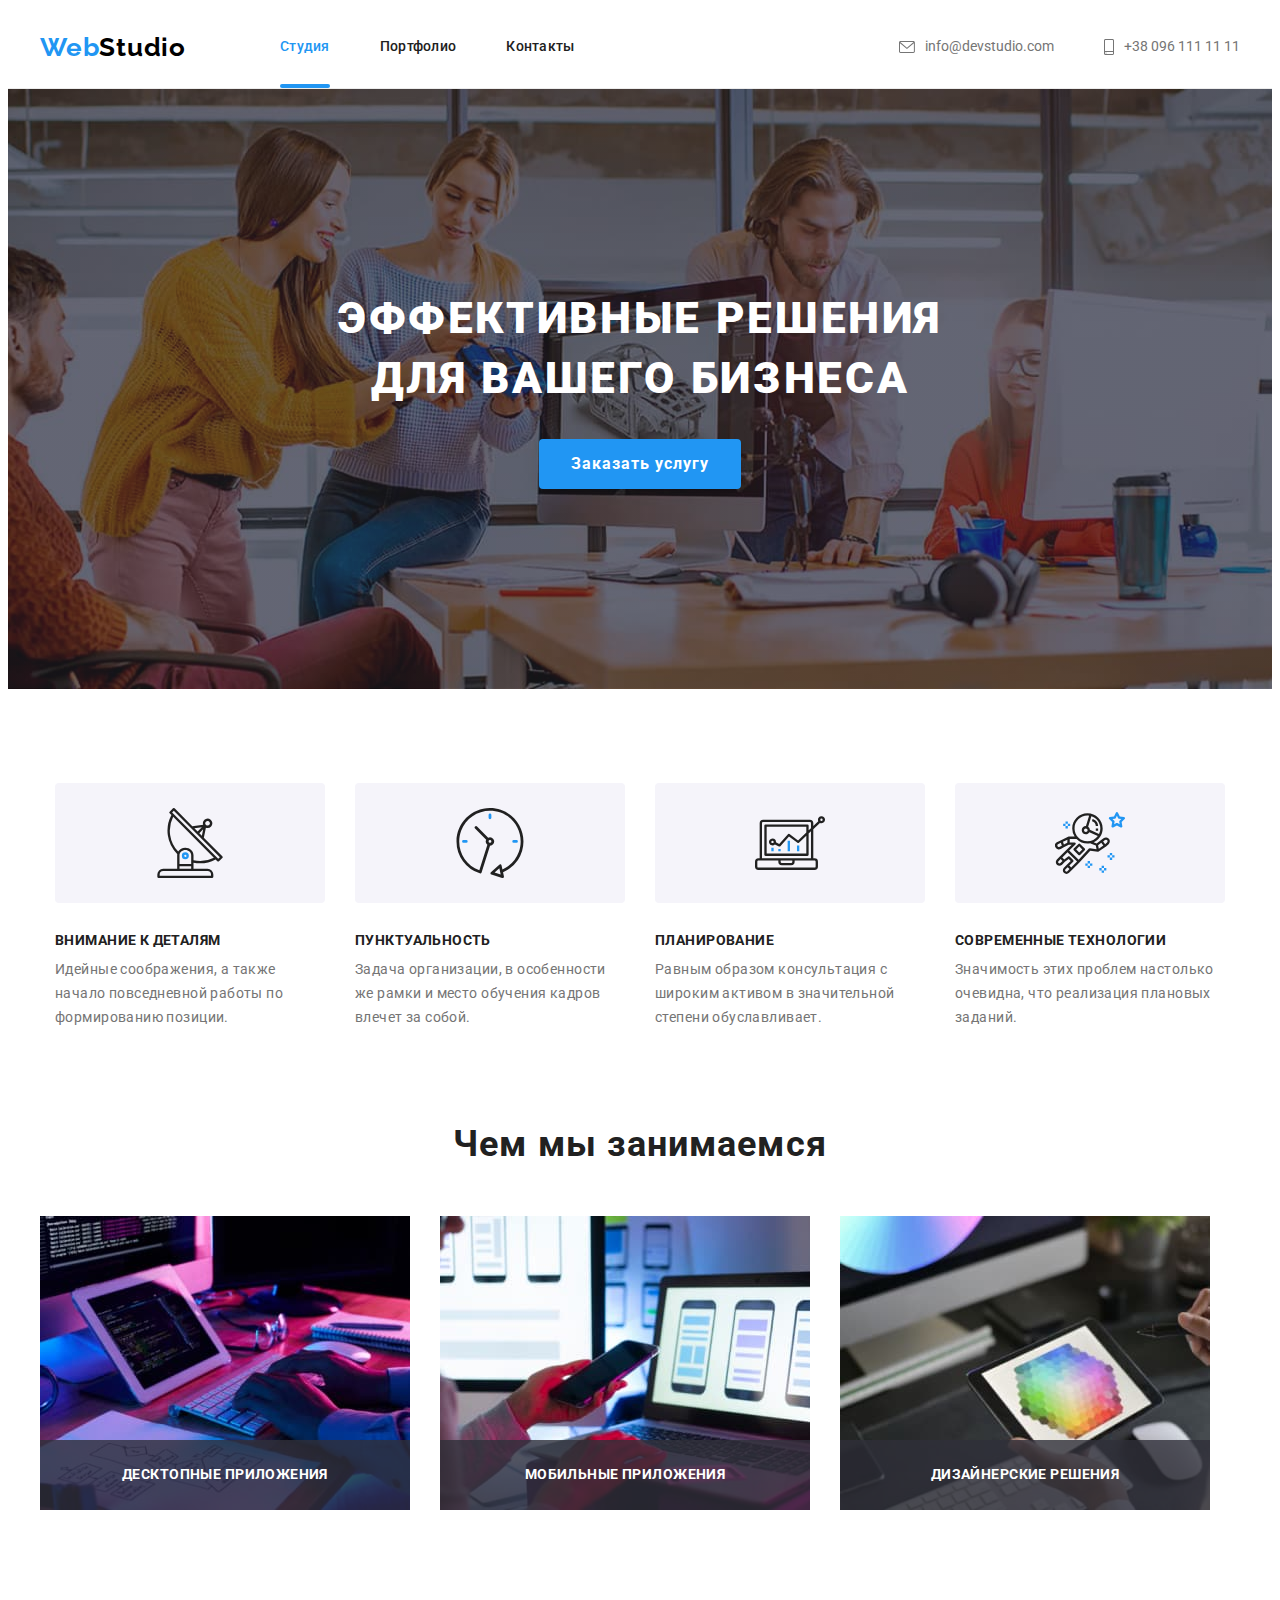
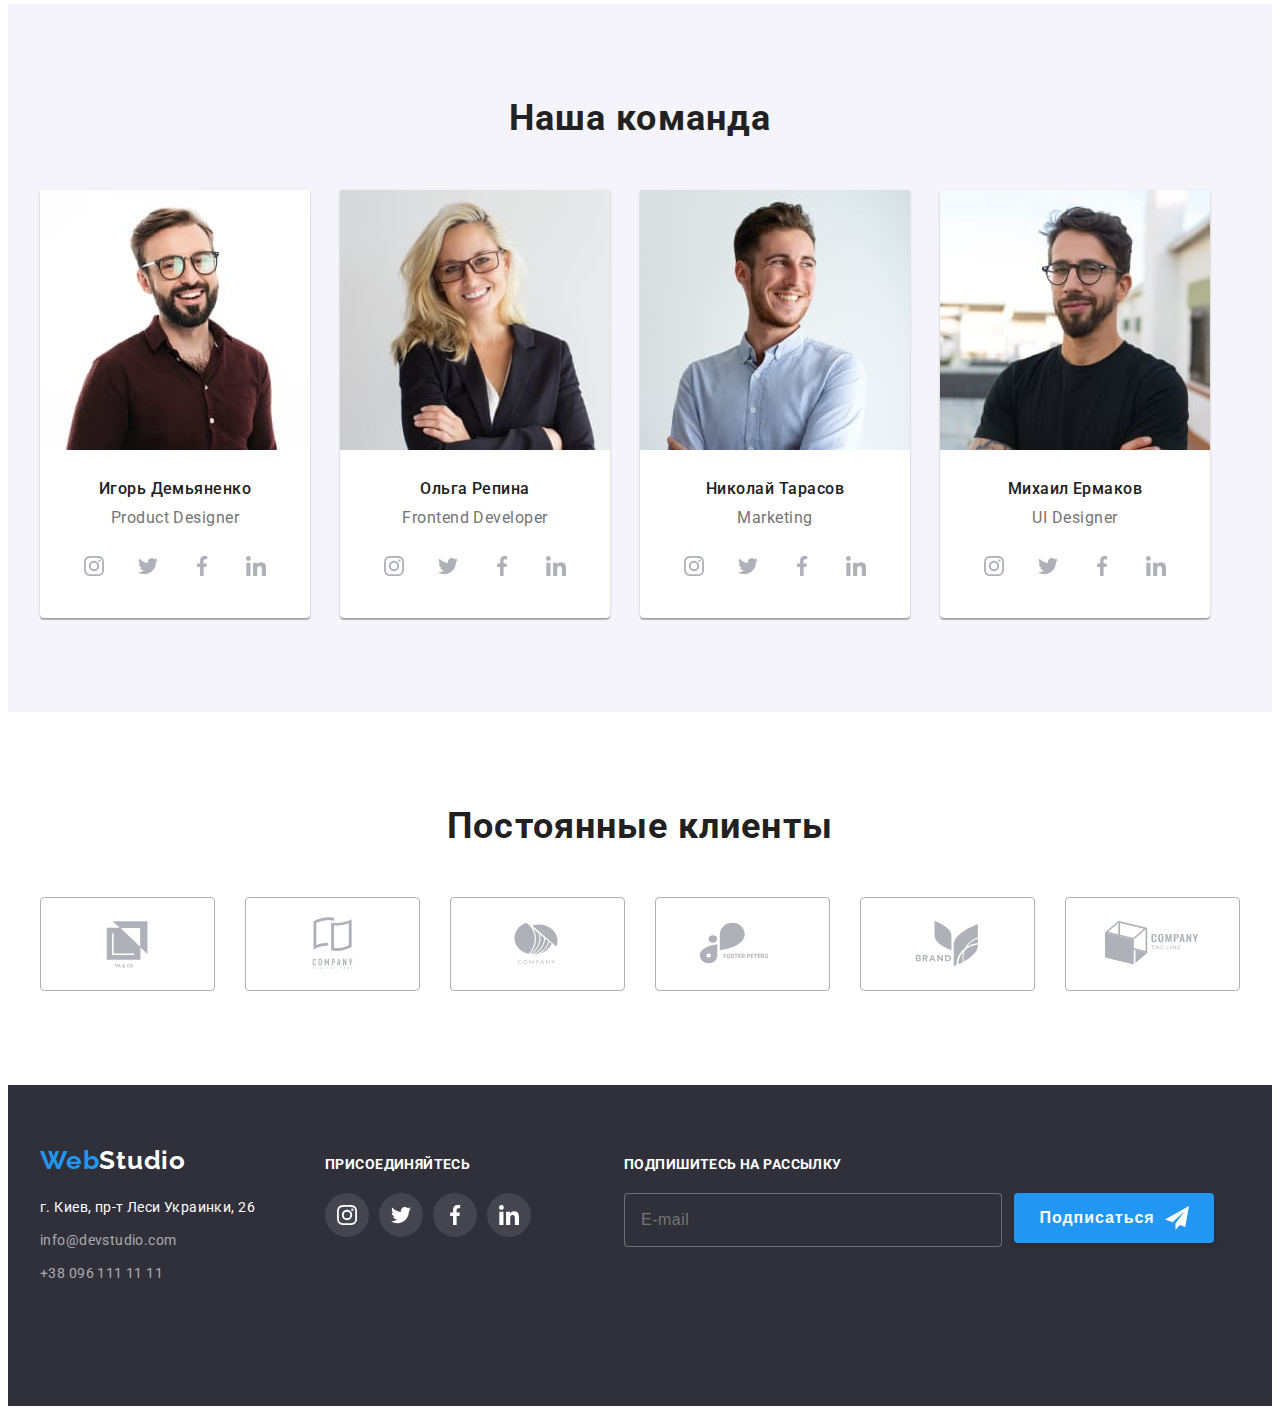
<file: index.html>
<!DOCTYPE html>
<html lang="ru">
  <head>
    <meta charset="UTF-8" />
    <meta http-equiv="X-UA-Compatible" content="IE=edge" />
    <meta name="viewport" content="width=device-width, initial-scale=1.0" />
    <title>Студия</title>
    <link rel="preconnect" href="https://fonts.googleapis.com" />
    <link rel="preconnect" href="https://fonts.gstatic.com" crossorigin />
    <link
      href="https://fonts.googleapis.com/css2?family=Raleway:wght@700&family=Roboto:wght@400;500;700;900&display=swap"
      rel="stylesheet"
    />
    <link
      rel="stylesheet"
      href="https://cdnjs.cloudflare.com/ajax/libs/modern-normalize/1.1.0/modern-normalize.min.css"
      integrity="sha512-wpPYUAdjBVSE4KJnH1VR1HeZfpl1ub8YT/NKx4PuQ5NmX2tKuGu6U/JRp5y+Y8XG2tV+wKQpNHVUX03MfMFn9Q=="
      crossorigin="anonymous"
      referrerpolicy="no-referrer"
    />
    <link rel="stylesheet" href="./css/main.min.css" />
  </head>
  <body>
    <header class="header">
      <div class="container header-container">
        <nav class="header-nav">
          <a href="" lang="en" class="logo">Web<span class="header-nav__logo-dark">Studio</span></a>
          <ul class="header-nav__list">
            <li class="header-nav__item">
              <a href="" class="header-nav__link current">Студия</a>
            </li>
            <li class="header-nav__item">
              <a href="./portfolio.html" class="header-nav__link">Портфолио</a>
            </li>
            <li class="header-nav__item">
              <a href="" class="header-nav__link">Контакты</a>
            </li>
          </ul>
        </nav>
        <ul class="header-contacts">
          <li class="nav-contacts">
            <a href="mailto:info@devstudio.com" lang="en" class="nav-contacts__link-contacts">
              <svg class="nav-contacts__sprite-mail">
                <use href="images/symbol-defs.svg#icon-envelope"></use>
              </svg>
              info@devstudio.com</a
            >
          </li>
          <li class="nav-contacts">
            <a href="tel:+380961111111" class="nav-contacts__link-contacts">
              <svg class="nav-contacts__sprite-tel">
                <use href="images/symbol-defs.svg#icon-smartphone"></use>
              </svg>
              +38 096 111 11 11</a
            >
          </li>
        </ul>
        <button type="button" class="menu__open-btn">
          <svg class="menu-icon" width="24" height="24">
            <use href="images/symbol-defs.svg#icon-menu_24px"></use>
          </svg>
        </button>
        <div class="mob-menu is-hidden">
          <button type="button" class="menu__close-btn">
            <svg class="menu-icon" width="18.7" height="18.7">
              <use href="images/symbol-defs.svg#icon-close-black-18dp-2-1"></use>
            </svg>
          </button>
          <ul class="mob-menu-nav__list">
            <li class="mob-menu-nav__item">
              <a href="" class="mob-menu-nav__link current">Студия</a>
            </li>
            <li class="mob-menu-nav__item">
              <a href="./portfolio.html" class="mob-menu-nav__link">Портфолио</a>
            </li>
            <li class="mob-menu-nav__item">
              <a href="" class="mob-menu-nav__link">Контакты</a>
            </li>
          </ul>
          <div class="mob-menu-contacts">
            <ul class="mob-menu-contacts__list">
              <li class="mob-menu-contacts__item">
                <a href="tel:+380961111111" class="mob-menu-contacts__link-tel"
                  >+38 096 111 11 11</a
                >
              </li>
              <li class="mob-menu-contacts__item">
                <a href="mailto:info@devstudio.com" lang="en" class="mob-menu-contacts__link-mail"
                  >info@devstudio.com</a
                >
              </li>
            </ul>
            <ul class="mob-soc-list__list">
              <li class="mob-soc-list__item">
                <a href="" class="mob-soc-list__link">Instagram</a>
              </li>
              <li class="mob-soc-list__item">
                <a href="" class="mob-soc-list__link">Twitter</a>
              </li>
              <li class="mob-soc-list__item">
                <a href="" class="mob-soc-list__link">Facebook</a>
              </li>
              <li class="mob-soc-list__item">
                <a href="" class="mob-soc-list__link">LinkedIn</a>
              </li>
            </ul>
          </div>
        </div>
      </div>
    </header>
    <main>
      <section class="hero">
        <div class="container">
          <h1 class="hero-title">
            Эффективные решения <br />
            для вашего бизнеса
          </h1>
          <button type="button" class="hero-button" data-modal-open>Заказать услугу</button>
        </div>
      </section>
      <section class="features section">
        <div class="container">
          <h2 class="visually-hidden">Особенности</h2>
          <ul class="features-list">
            <li class="features-list__item">
              <div class="features-list__bg">
                <svg class="features-list__sprite">
                  <use href="images/symbol-defs.svg#icon-antenna-1"></use>
                </svg>
              </div>
              <h3 class="features-list__title">Внимание к деталям</h3>
              <p class="features-list__after-title after-title">
                Идейные соображения, а также начало повседневной работы по формированию позиции.
              </p>
            </li>
            <li class="features-list__item">
              <div class="features-list__bg">
                <svg class="features-list__sprite">
                  <use href="images/symbol-defs.svg#icon-clock-1"></use>
                </svg>
              </div>
              <h3 class="features-list__title">Пунктуальность</h3>
              <p class="features-list__after-title after-title">
                Задача организации, в особенности же рамки и место обучения кадров влечет за собой.
              </p>
            </li>
            <li class="features-list__item">
              <div class="features-list__bg">
                <svg class="features-list__sprite">
                  <use href="images/symbol-defs.svg#icon-diagram-1"></use>
                </svg>
              </div>
              <h3 class="features-list__title">Планирование</h3>
              <p class="features-list__after-title after-title">
                Равным образом консультация с широким активом в значительной степени обуславливает.
              </p>
            </li>
            <li class="features-list__item">
              <div class="features-list__bg">
                <svg class="features-list__sprite">
                  <use href="images/symbol-defs.svg#icon-astronaut-1"></use>
                </svg>
              </div>
              <h3 class="features-list__title">Современные технологии</h3>
              <p class="features-list__after-title after-title">
                Значимость этих проблем настолько очевидна, что реализация плановых заданий.
              </p>
            </li>
          </ul>
        </div>
      </section>
      <section class="business">
        <div class="container">
          <h2 class="business__title section-title">Чем мы занимаемся</h2>
          <ul class="business-list">
            <li class="business-list__item">
              <picture>
                <source
                  srcset="./images/what_we_do_img1_1x.jpg 1x, ./images/what_we_do_img1_2x.jpg 2x"
                  media="(min-width: 1200px)"
                />
                <img src="./images/what_we_do_img1.jpg" alt="man typing text" />
              </picture>
              <p class="business-list__item-text">Десктопные приложения</p>
            </li>
            <li class="business-list__item">
              <picture>
                <source
                  srcset="./images/what_we_do_img2_1x.jpg 1x, ./images/what_we_do_img2_2x.jpg 2x"
                  media="(min-width: 1200px)"
                />
                <img src="./images/what_we_do_img2.jpg" alt="man looking at the phone" />
              </picture>
              <p class="business-list__item-text">Мобильные приложения</p>
            </li>
            <li class="business-list__item">
              <picture>
                <source
                  srcset="./images/what_we_do_img3_1x.jpg 1x, ./images/what_we_do_img3_2x.jpg 2x"
                  media="(min-width: 1200px)"
                />
                <img src="./images/what_we_do_img3.jpg" alt="man with ipad" />
              </picture>
              <p class="business-list__item-text">Дизайнерские решения</p>
            </li>
          </ul>
        </div>
      </section>
      <section class="team-section section">
        <div class="container">
          <h2 class="team-title section-title">Наша команда</h2>
          <ul class="team-list">
            <li class="team-list__item">
              <picture>
                <source
                  srcset="./images/product_man_desk_1x.jpg 1x, ./images/product_man_desk_2x.jpg 2x"
                  media="(min-width: 1200px)"
                />
                <source
                  srcset="./images/product_man_tab_1x.jpg 1x, ./images/product_man_tab_2x.jpg 2x"
                  media="(min-width: 768px)"
                />
                <source
                  srcset="./images/product_man_mob_1x.jpg 1x, ./images/product_man_mob_2x.jpg 2x"
                  media="(min-width: 320px)"
                />
                <img
                  class="team-list__img"
                  src="./images/product_desiner1.jpg"
                  alt="product_desiner"
                />
              </picture>
              <div class="team-list__afterfoto">
                <h3 class="team-list__subtitle subtitle">Игорь Демьяненко</h3>
                <p lang="en" class="team-list__position">Product Designer</p>
                <ul class="social">
                  <li class="social__item">
                    <a
                      href="https://instagram.com"
                      class="social__link"
                      aria-label="иконка Инстаграм"
                    >
                      <svg class="social__link-icon" width="20" height="20">
                        <use href="./images/symbol-defs.svg#icon-instagram-2"></use>
                      </svg>
                    </a>
                  </li>
                  <li class="social__item">
                    <a href="https://twitter.com" class="social__link" aria-label="иконка Твиттер">
                      <svg class="social__link-icon" width="20" height="20">
                        <use href="./images/symbol-defs.svg#icon-twitter-1"></use>
                      </svg>
                    </a>
                  </li>
                  <li class="social__item">
                    <a href="https://facebook.com" class="social__link" aria-label="иконка Фейсбук">
                      <svg class="social__link-icon" width="20" height="20">
                        <use href="./images/symbol-defs.svg#icon-facebook-1"></use>
                      </svg>
                    </a>
                  </li>
                  <li class="social__item">
                    <a
                      href="https://linkedin.com"
                      class="social__link"
                      aria-label="иконка Линкедин"
                    >
                      <svg class="social__link-icon" width="20" height="20">
                        <use href="./images/symbol-defs.svg#icon-linkedin-1"></use>
                      </svg>
                    </a>
                  </li>
                </ul>
              </div>
            </li>
            <li class="team-list__item">
              <picture>
                <source
                  srcset="./images/front_dev_desk_1x.jpg 1x, ./images/front_dev_desk_2x.jpg 2x"
                  media="(min-width: 1200px)"
                />
                <source
                  srcset="./images/front_dev_tab_1x.jpg 1x, ./images/front_dev_tab_2x.jpg 2x"
                  media="(min-width: 768px)"
                />
                <source
                  srcset="./images/front_dev_mob_1x.jpg 1x, ./images/front_dev_mob_2x.jpg 2x"
                  media="(min-width: 320px)"
                />
                <img
                  class="team-list__img"
                  src="./images/frontend_desiner2.jpg"
                  alt="frontend_desiner"
                />
              </picture>
              <div class="team-list__afterfoto">
                <h3 class="team-list__subtitle subtitle">Ольга Репина</h3>
                <p lang="en" class="team-list__position">Frontend Developer</p>
                <ul class="social">
                  <li class="social__item">
                    <a
                      href="https://instagram.com"
                      class="social__link"
                      aria-label="иконка Инстаграм"
                    >
                      <svg class="social__link-icon" width="20" height="20">
                        <use href="./images/symbol-defs.svg#icon-instagram-2"></use>
                      </svg>
                    </a>
                  </li>
                  <li class="social__item">
                    <a href="https://twitter.com" class="social__link" aria-label="иконка Твиттер">
                      <svg class="social__link-icon" width="20" height="20">
                        <use href="./images/symbol-defs.svg#icon-twitter-1"></use>
                      </svg>
                    </a>
                  </li>
                  <li class="social__item">
                    <a href="https://facebook.com" class="social__link" aria-label="иконка Фейсбук">
                      <svg class="social__link-icon" width="20" height="20">
                        <use href="./images/symbol-defs.svg#icon-facebook-1"></use>
                      </svg>
                    </a>
                  </li>
                  <li class="social__item">
                    <a
                      href="https://linkedin.com"
                      class="social__link"
                      aria-label="иконка Линкедин"
                    >
                      <svg class="social__link-icon" width="20" height="20">
                        <use href="./images/symbol-defs.svg#icon-linkedin-1"></use>
                      </svg>
                    </a>
                  </li>
                </ul>
              </div>
            </li>
            <li class="team-list__item">
              <picture>
                <source
                  srcset="./images/marketing_desk_1x.jpg 1x, ./images/marketing_desk_2x.jpg 2x"
                  media="(min-width: 1200px)"
                />
                <source
                  srcset="./images/marketing_tab_1x.jpg 1x, ./images/marketing_tab_2x.jpg 2x"
                  media="(min-width: 768px)"
                />
                <source
                  srcset="./images/marketing_mob_1x.jpg 1x, ./images/marketing_mob_2x.jpg 2x"
                  media="(min-width: 320px)"
                />
                <img class="team-list__img" src="./images/marketing3.jpg" alt="marketing" />
              </picture>
              <div class="team-list__afterfoto">
                <h3 class="team-list__subtitle subtitle">Николай Тарасов</h3>
                <p lang="en" class="team-list__position">Marketing</p>
                <ul class="social">
                  <li class="social__item">
                    <a
                      href="https://instagram.com"
                      class="social__link"
                      aria-label="иконка Инстаграм"
                    >
                      <svg class="social__link-icon" width="20" height="20">
                        <use href="./images/symbol-defs.svg#icon-instagram-2"></use>
                      </svg>
                    </a>
                  </li>
                  <li class="social__item">
                    <a href="https://twitter.com" class="social__link" aria-label="иконка Твиттер">
                      <svg class="social__link-icon" width="20" height="20">
                        <use href="./images/symbol-defs.svg#icon-twitter-1"></use>
                      </svg>
                    </a>
                  </li>
                  <li class="social__item">
                    <a href="https://facebook.com" class="social__link" aria-label="иконка Фейсбук">
                      <svg class="social__link-icon" width="20" height="20">
                        <use href="./images/symbol-defs.svg#icon-facebook-1"></use>
                      </svg>
                    </a>
                  </li>
                  <li class="social__item">
                    <a
                      href="https://linkedin.com"
                      class="social__link"
                      aria-label="иконка Линкедин"
                    >
                      <svg class="social__link-icon" width="20" height="20">
                        <use href="./images/symbol-defs.svg#icon-linkedin-1"></use>
                      </svg>
                    </a>
                  </li>
                </ul>
              </div>
            </li>
            <li class="team-list__item">
              <picture>
                <source
                  srcset="./images/ui_desk_1x.jpg 1x, ./images/ui_desk_2x.jpg 2x"
                  media="(min-width: 1200px)"
                />
                <source
                  srcset="./images/ui_tab_1x.jpg 1x, ./images/ui_tab_2x.jpg 2x"
                  media="(min-width: 768px)"
                />
                <source
                  srcset="./images/ui_mob_1x.jpg 1x, ./images/ui_mob_2x.jpg 2x"
                  media="(min-width: 320px)"
                />
                <img class="team-list__img" src="./images/ui_designer4.jpg" alt="ui_designer" />
              </picture>
              <div class="team-list__afterfoto">
                <h3 class="team-list__subtitle subtitle">Михаил Ермаков</h3>
                <p lang="en" class="team-list__position">UI Designer</p>
                <ul class="social">
                  <li class="social__item">
                    <a
                      href="https://instagram.com"
                      class="social__link"
                      aria-label="иконка Инстаграм"
                    >
                      <svg class="social__link-icon" width="20" height="20">
                        <use href="./images/symbol-defs.svg#icon-instagram-2"></use>
                      </svg>
                    </a>
                  </li>
                  <li class="social__item">
                    <a href="https://twitter.com" class="social__link" aria-label="иконка Твиттер">
                      <svg class="social__link-icon" width="20" height="20">
                        <use href="./images/symbol-defs.svg#icon-twitter-1"></use>
                      </svg>
                    </a>
                  </li>
                  <li class="social__item">
                    <a href="https://facebook.com" class="social__link" aria-label="иконка Фейсбук">
                      <svg class="social__link-icon" width="20" height="20">
                        <use href="./images/symbol-defs.svg#icon-facebook-1"></use>
                      </svg>
                    </a>
                  </li>
                  <li class="social__item">
                    <a
                      href="https://linkedin.com"
                      class="social__link"
                      aria-label="иконка Линкедин"
                    >
                      <svg class="social__link-icon" width="20" height="20">
                        <use href="./images/symbol-defs.svg#icon-linkedin-1"></use>
                      </svg>
                    </a>
                  </li>
                </ul>
              </div>
            </li>
          </ul>
        </div>
      </section>
      <section class="partners-section">
        <div class="container employment-partners">
          <h2 class="partners__title section-title">Постоянные клиенты</h2>
          <ul class="partners-list">
            <li class="partners-list__image">
              <a href="" class="partners-list__link">
                <svg class="partners-list__logo" width="106" height="60">
                  <use href="./images/symbol-defs.svg#icon-Logo"></use>
                </svg>
              </a>
            </li>
            <li class="partners-list__image">
              <a href="" class="partners-list__link">
                <svg class="partners-list__logo" width="106" height="60">
                  <use href="./images/symbol-defs.svg#icon-Logo-1"></use>
                </svg>
              </a>
            </li>
            <li class="partners-list__image">
              <a href="" class="partners-list__link">
                <svg class="partners-list__logo" width="106" height="60">
                  <use href="./images/symbol-defs.svg#icon-Logo-2"></use>
                </svg>
              </a>
            </li>
            <li class="partners-list__image">
              <a href="" class="partners-list__link">
                <svg class="partners-list__logo" width="106" height="60">
                  <use href="./images/symbol-defs.svg#icon-Logo-3"></use>
                </svg>
              </a>
            </li>
            <li class="partners-list__image">
              <a href="" class="partners-list__link">
                <svg class="partners-list__logo" width="106" height="60">
                  <use href="./images/symbol-defs.svg#icon-Logo-4"></use>
                </svg>
              </a>
            </li>
            <li class="partners-list__image">
              <a href="" class="partners-list__link">
                <svg class="partners-list__logo" width="106" height="60">
                  <use href="./images/symbol-defs.svg#icon-Logo-5"></use>
                </svg>
              </a>
            </li>
          </ul>
        </div>
      </section>
    </main>
    <footer class="footer">
      <div class="container footer-container">
        <div class="footer-address">
          <a href="" lang="en" class="footer-logo logo"
            >Web<span class="footer-logo__logo-white">Studio</span></a
          >
          <address class="address">
            <ul class="address-list">
              <li class="address-list__item">
                <a
                  href="https://goo.gl/maps/FSaTrgTVxkoQMMDFA"
                  target="_blank"
                  rel="noopener noreferrer nofollow"
                  class="address-list__direct-address"
                  >г. Киев, пр-т Леси Украинки, 26</a
                >
              </li>
              <li class="address-list__item">
                <a href="mailto:info@devstudio.com" lang="en" class="address-list__link-contacts"
                  >info@devstudio.com</a
                >
              </li>
              <li class="address-list__item">
                <a href="tel:+380961111111" class="address-list__link-contacts"
                  >+38 096 111 11 11</a
                >
              </li>
            </ul>
          </address>
        </div>
        <div class="footer-media-block">
          <h2 class="join section-title">присоединяйтесь</h2>
          <ul class="footer-social">
            <li class="footer-social__item">
              <a
                href="https://instagram.com"
                class="footer-social__link"
                aria-label="иконка Инстаграм"
              >
                <svg class="footer-social__link-icon" width="20" height="20">
                  <use href="./images/symbol-defs.svg#icon-instagram-white"></use>
                </svg>
              </a>
            </li>
            <li class="footer-social__item">
              <a href="https://twitter.com" class="footer-social__link" aria-label="иконка Твиттер">
                <svg class="footer-social__link-icon" width="20" height="20">
                  <use href="./images/symbol-defs.svg#icon-twitter-white"></use>
                </svg>
              </a>
            </li>
            <li class="footer-social__item">
              <a
                href="https://facebook.com"
                class="footer-social__link"
                aria-label="иконка Фейсбук"
              >
                <svg class="footer-social__link-icon" width="20" height="20">
                  <use href="./images/symbol-defs.svg#icon-facebook-white"></use>
                </svg>
              </a>
            </li>
            <li class="footer-social__item">
              <a
                href="https://linkedin.com"
                class="footer-social__link"
                aria-label="иконка Линкедин"
              >
                <svg class="footer-social__link-icon" width="20" height="20">
                  <use href="./images/symbol-defs.svg#icon-linkedin-white"></use>
                </svg>
              </a>
            </li>
          </ul>
        </div>
        <div class="footer-form">
          <h2 class="footer-form__title">Подпишитесь на рассылку</h2>
          <form class="footer-form-field">
            <label for="footer-mail"></label>
            <input
              type="email"
              name="user-mail"
              class="input-mail"
              placeholder="E-mail"
              required
              id="footer-mail"
            />
            <button type="submit" class="footer-submit-btn">
              Подписаться
              <svg class="send-icon" width="24" height="24">
                <use href="./images/symbol-defs.svg#icon-icon-send"></use>
              </svg>
            </button>
          </form>
        </div>
      </div>
    </footer>
    <div class="backdrop is-hidden" data-modal>
      <div class="modal">
        <button type="button" class="modal__close-btn" data-modal-close>
          <svg class="modal__close-icon" width="18" height="18">
            <use href="images/symbol-defs.svg#icon-close-black-18dp-2-1"></use>
          </svg>
        </button>
        <p class="modal__title">Оставьте свои данные, мы вам перезвоним</p>
        <form class="modal-form">
          <div class="form-field">
            <label for="user-name" class="form-field__label">Имя</label>
            <span class="form-field__input-wrap">
              <input
                type="text"
                class="form-field__input"
                name="user-name"
                required
                placeholder=" "
                id="user-name"
              />
              <svg class="form-field__icon" width="18" height="18">
                <use href="./images/symbol-defs.svg#icon-person-black-18dp-1"></use>
              </svg>
            </span>
          </div>
          <div class="form-field">
            <label for="user-tel" class="form-field__label">Телефон</label>
            <span class="form-field__input-wrap">
              <input
                type="tel"
                class="form-field__input"
                name="user-tel"
                required
                placeholder=" "
                id="user-tel"
              />
              <svg class="form-field__icon" width="18" height="18">
                <use href="./images/symbol-defs.svg#icon-phone-black-18dp-1"></use>
              </svg>
            </span>
          </div>
          <div class="form-field">
            <label for="user-mail" class="form-field__label">Почта</label>
            <span class="form-field__input-wrap">
              <input
                type="email"
                class="form-field__input"
                name="user-mail"
                required
                placeholder=" "
                id="user-mail"
              />
              <svg class="form-field__icon" width="18" height="18">
                <use href="./images/symbol-defs.svg#icon-email-black-18dp-1"></use>
              </svg>
            </span>
          </div>
          <div class="form-field-text">
            <label for="user-text" class="form-field__label">Комментарий</label>
            <span class="form-field__input-wrap">
              <textarea
                class="form-field__text"
                name="user-text"
                required
                placeholder="Введите текст"
                id="user-text"
              ></textarea>
            </span>
          </div>
          <div class="form-field-check">
            <input
              type="checkbox"
              class="modal-check visually-hidden"
              id="modal-check"
              name="modal-check"
            />
            <label for="modal-check" class="modal-check-text">
              <span>
                <svg class="modal-check-text__icon" width="16" height="15">
                  <use href="./images/symbol-defs.svg#icon-Vector"></use>
                </svg>
              </span>
              Соглашаюсь с рассылкой и принимаю
              <a href="" class="modal-check-text__policy">Условия договора</a></label
            >
          </div>
          <button type="submit" class="send-btn">Отправить</button>
        </form>
      </div>
    </div>
    <script>
      (() => {
        const refs = {
          openModalBtn: document.querySelector('[data-modal-open]'),
          closeModalBtn: document.querySelector('[data-modal-close]'),
          modal: document.querySelector('[data-modal]'),
        };

        refs.openModalBtn.addEventListener('click', toggleModal);
        refs.closeModalBtn.addEventListener('click', toggleModal);

        function toggleModal() {
          refs.modal.classList.toggle('is-hidden');
        }
      })();
    </script>
    <script src="./js/menu.js"></script>
  </body>
</html>
</file>
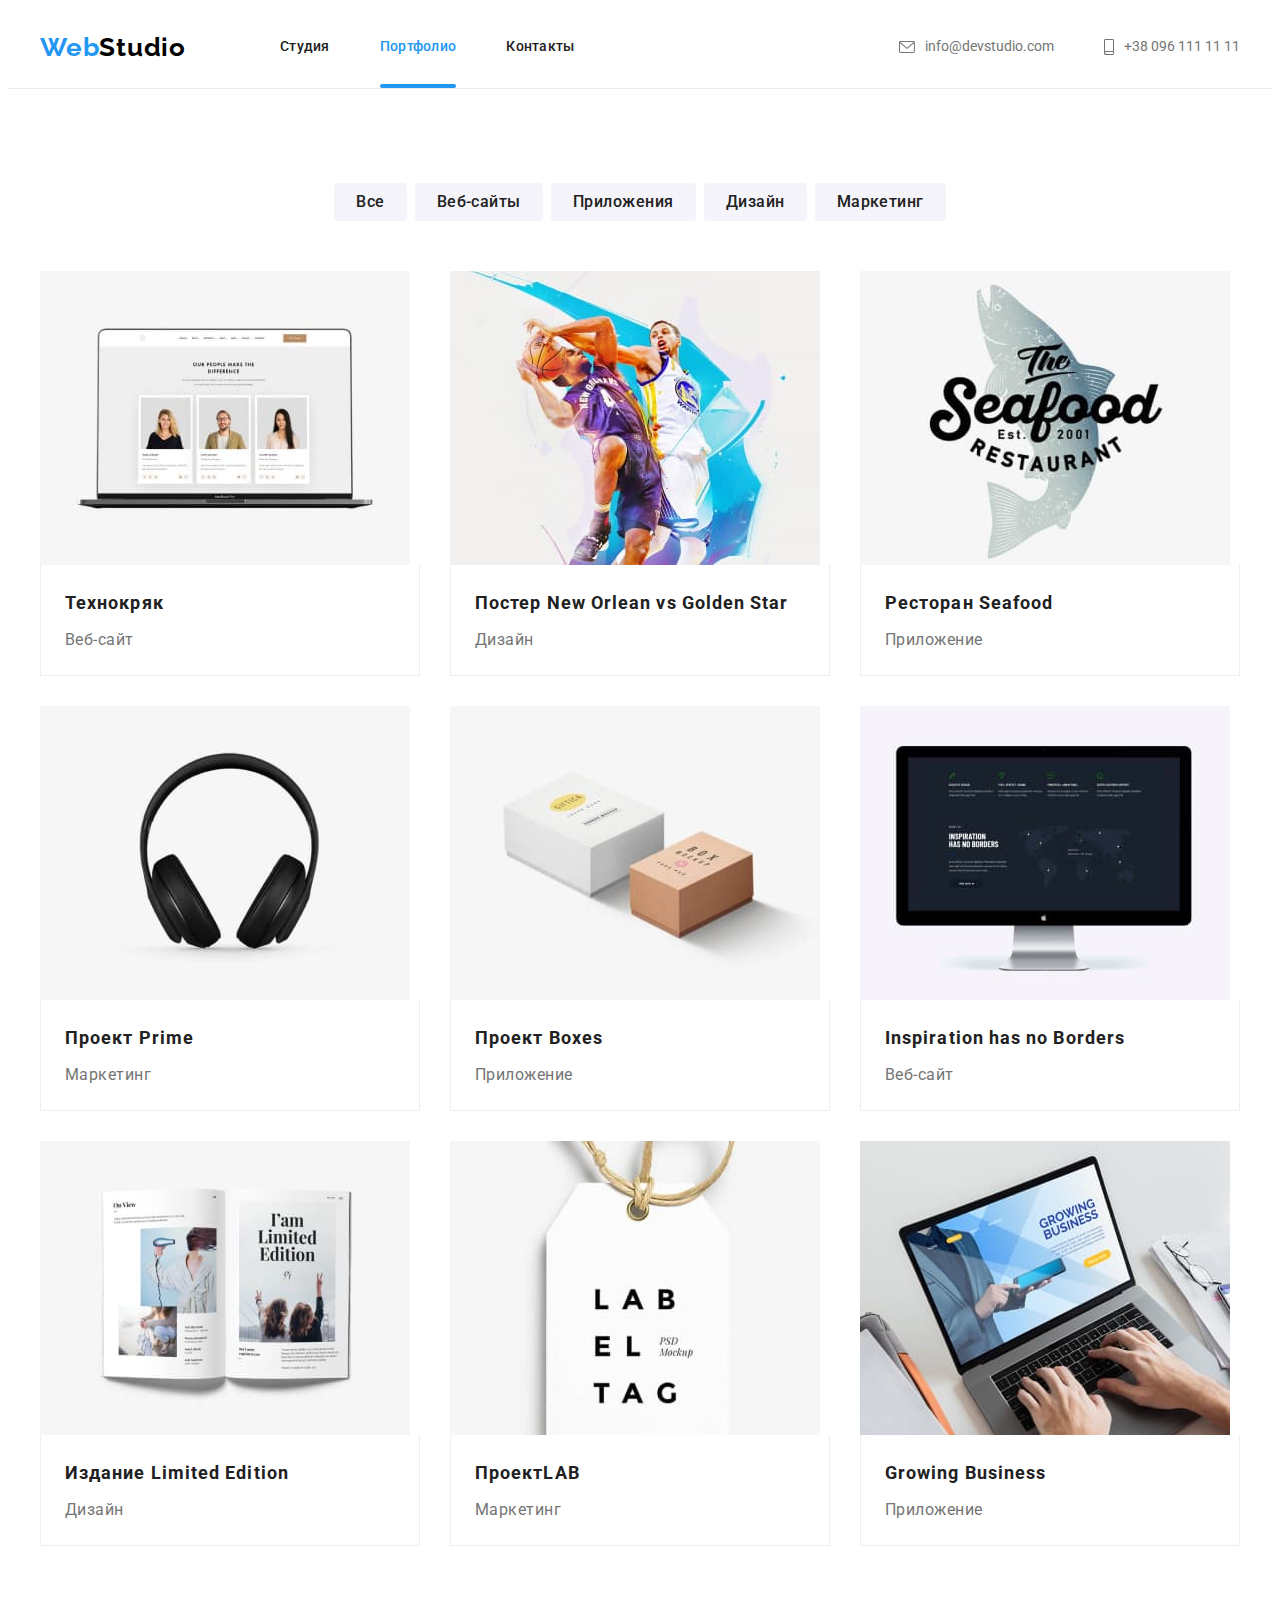
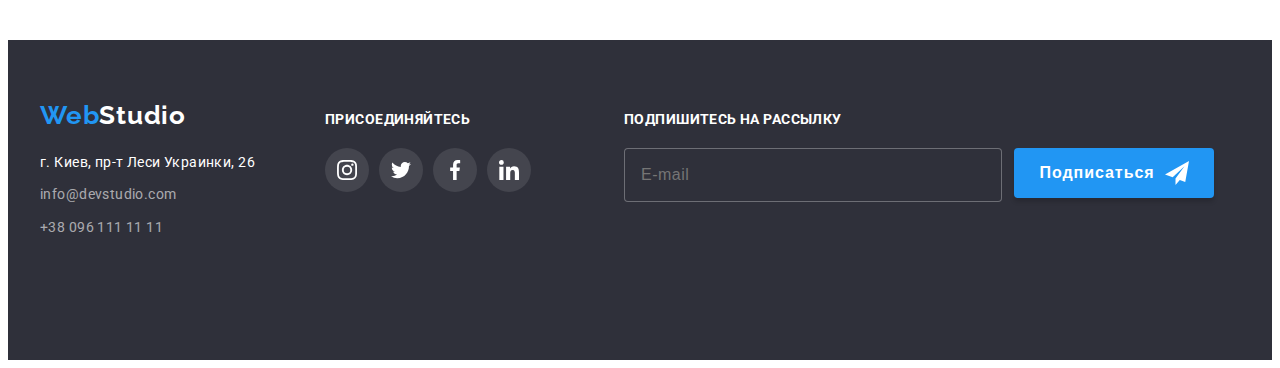
<file: portfolio.html>
<!DOCTYPE html>
<html lang="ru">
  <head>
    <meta charset="UTF-8" />
    <meta http-equiv="X-UA-Compatible" content="IE=edge" />
    <meta name="viewport" content="width=device-width, initial-scale=1.0" />
    <title>Портфолио</title>
    <link rel="preconnect" href="https://fonts.googleapis.com" />
    <link rel="preconnect" href="https://fonts.gstatic.com" crossorigin />
    <link
      href="https://fonts.googleapis.com/css2?family=Raleway:wght@700&family=Roboto:wght@400;500;700;900&display=swap"
      rel="stylesheet"
    />
    <link
      rel="stylesheet"
      href="https://cdnjs.cloudflare.com/ajax/libs/modern-normalize/1.1.0/modern-normalize.min.css"
      integrity="sha512-wpPYUAdjBVSE4KJnH1VR1HeZfpl1ub8YT/NKx4PuQ5NmX2tKuGu6U/JRp5y+Y8XG2tV+wKQpNHVUX03MfMFn9Q=="
      crossorigin="anonymous"
      referrerpolicy="no-referrer"
    />
    <link rel="stylesheet" href="./css/main.min.css" />
  </head>
  <body>
    <header class="header">
      <div class="container header-container">
        <nav class="header-nav">
          <a href="" lang="en" class="logo">Web<span class="header-nav__logo-dark">Studio</span></a>
          <ul class="header-nav__list">
            <li class="header-nav__item">
              <a href="./index.html" class="header-nav__link">Студия</a>
            </li>
            <li class="header-nav__item">
              <a href="" class="header-nav__link current">Портфолио</a>
            </li>
            <li class="header-nav__item"><a href="" class="header-nav__link">Контакты</a></li>
          </ul>
        </nav>
        <ul class="header-contacts">
          <li class="nav-contacts">
            <a href="mailto:info@devstudio.com" lang="en" class="nav-contacts__link-contacts">
              <svg class="nav-contacts__sprite-mail">
                <use href="images/symbol-defs.svg#icon-envelope"></use>
              </svg>
              info@devstudio.com</a
            >
          </li>
          <li class="nav-contacts">
            <a href="tel:+380961111111" class="nav-contacts__link-contacts">
              <svg class="nav-contacts__sprite-tel">
                <use href="images/symbol-defs.svg#icon-smartphone"></use>
              </svg>
              +38 096 111 11 11</a
            >
          </li>
        </ul>
        <button type="button" class="menu__open-btn">
          <svg class="menu-icon" width="24" height="24">
            <use href="images/symbol-defs.svg#icon-menu_24px"></use>
          </svg>
        </button>
        <div class="mob-menu is-hidden">
          <button type="button" class="menu__close-btn">
            <svg class="menu-icon" width="18.7" height="18.7">
              <use href="images/symbol-defs.svg#icon-close-black-18dp-2-1"></use>
            </svg>
          </button>
          <ul class="mob-menu-nav__list">
            <li class="mob-menu-nav__item">
              <a href="./index.html" class="mob-menu-nav__link">Студия</a>
            </li>
            <li class="mob-menu-nav__item">
              <a href="./portfolio.html" class="mob-menu-nav__link current">Портфолио</a>
            </li>
            <li class="mob-menu-nav__item">
              <a href="" class="mob-menu-nav__link">Контакты</a>
            </li>
          </ul>
          <div class="mob-menu-contacts">
            <ul class="mob-menu-contacts__list">
              <li class="mob-menu-contacts__item">
                <a href="tel:+380961111111" class="mob-menu-contacts__link-tel"
                  >+38 096 111 11 11</a
                >
              </li>
              <li class="mob-menu-contacts__item">
                <a href="mailto:info@devstudio.com" lang="en" class="mob-menu-contacts__link-mail"
                  >info@devstudio.com</a
                >
              </li>
            </ul>
            <ul class="mob-soc-list__list">
              <li class="mob-soc-list__item">
                <a href="" class="mob-soc-list__link">Instagram</a>
              </li>
              <li class="mob-soc-list__item">
                <a href="" class="mob-soc-list__link">Twitter</a>
              </li>
              <li class="mob-soc-list__item">
                <a href="" class="mob-soc-list__link">Facebook</a>
              </li>
              <li class="mob-soc-list__item">
                <a href="" class="mob-soc-list__link">LinkedIn</a>
              </li>
            </ul>
          </div>
        </div>
      </div>
    </header>
    <main>
      <section class="filter-project section">
        <div class="container">
          <h1 class="visually-hidden">Портфолио</h1>
          <ul class="filters-list">
            <li class="filters-list__item">
              <button type="button" class="filters-list__buttons">Все</button>
            </li>
            <li class="filters-list__item">
              <button type="button" class="filters-list__buttons">Веб-сайты</button>
            </li>
            <li class="filters-list__item">
              <button type="button" class="filters-list__buttons">Приложения</button>
            </li>
            <li class="filters-list__item">
              <button type="button" class="filters-list__buttons">Дизайн</button>
            </li>
            <li class="filters-list__item">
              <button type="button" class="filters-list__buttons">Маркетинг</button>
            </li>
          </ul>
          <ul class="project-list">
            <li class="project-list__item">
              <a href="" class="project-list__card">
                <div class="project-list__card-wrap">
                  <picture>
                    <source
                      srcset="./images/notepad_desk_1x.jpg 1x, ./images/notepad_desk_2x.jpg 2x"
                      media="(min-width: 1200px)"
                    />
                    <source
                      srcset="./images/notepad_tab_1x.jpg 1x, ./images/notepad_tab_2x.jpg 2x"
                      media="(min-width: 768px)"
                    />
                    <source
                      srcset="./images/notepad_mob_1x.jpg 1x, ./images/notepad_mob_2x.jpg 2x"
                      media="(min-width: 320px)"
                    />
                    <img
                      class="project-list__img"
                      src="./images/notepad.jpg"
                      alt="working-notepad"
                    />
                  </picture>
                  <p class="project-list__card-text">
                    Технокряк это современная площадка распространения коронавируса. Компании
                    используют эту платформу для цифрового шпионажа и атак на защищённые сервера
                    конкурентов.
                  </p>
                </div>
                <div class="project-list__text-bellow">
                  <h2 class="project-list__title">Технокряк</h2>
                  <p class="project-list__after-title">Веб-сайт</p>
                </div>
              </a>
            </li>
            <li class="project-list__item">
              <a href="" class="project-list__card">
                <div class="project-list__card-wrap">
                  <picture>
                    <source
                      srcset="
                        ./images/basketball_desk_1x.jpg 1x,
                        ./images/basketball_desk_2x.jpg 2x
                      "
                      media="(min-width: 1200px)"
                    />
                    <source
                      srcset="./images/basketball_tab_1x.jpg 1x, ./images/basketball_tab_2x.jpg 2x"
                      media="(min-width: 768px)"
                    />
                    <source
                      srcset="./images/basketball_mob_1x.jpg 1x, ./images/basketball_mob_2x.jpg 2x"
                      media="(min-width: 320px)"
                    />
                    <img
                      class="project-list__img"
                      src="./images/basketball.jpg"
                      alt="poster-with-basketball players"
                    />
                  </picture>
                  <p class="project-list__card-text">
                    Технокряк это современная площадка распространения коронавируса. Компании
                    используют эту платформу для цифрового шпионажа и атак на защищённые сервера
                    конкурентов.
                  </p>
                </div>
                <div class="project-list__text-bellow">
                  <h2 class="project-list__title">
                    Постер <span lang="en">New Orlean vs Golden Star</span>
                  </h2>
                  <p class="project-list__after-title">Дизайн</p>
                </div>
              </a>
            </li>
            <li class="project-list__item">
              <a href="" class="project-list__card">
                <div class="project-list__card-wrap">
                  <picture>
                    <source
                      srcset="./images/seafood_desk_1x.jpg 1x, ./images/seafood_desk_2x.jpg 2x"
                      media="(min-width: 1200px)"
                    />
                    <source
                      srcset="./images/seafood_tab_1x.jpg 1x, ./images/seafood_tab_2x.jpg 2x"
                      media="(min-width: 768px)"
                    />
                    <source
                      srcset="./images/seafood_mob_1x.jpg 1x, ./images/seafood_mob_2x.jpg 2x"
                      media="(min-width: 320px)"
                    />
                    <img class="project-img" src="./images/seafood.jpg" alt="poster-with-seafish" />
                  </picture>
                  <p class="project-list__card-text">
                    Технокряк это современная площадка распространения коронавируса. Компании
                    используют эту платформу для цифрового шпионажа и атак на защищённые сервера
                    конкурентов.
                  </p>
                </div>
                <div class="project-list__text-bellow">
                  <h2 class="project-list__title">Ресторан <span lang="en">Seafood</span></h2>
                  <p class="project-list__after-title">Приложение</p>
                </div>
              </a>
            </li>
            <li class="project-list__item">
              <a href="" class="project-list__card">
                <div class="project-list__card-wrap">
                  <picture>
                    <source
                      srcset="
                        ./images/headphones_desk_1x.jpg 1x,
                        ./images/headphones_desk_2x.jpg 2x
                      "
                      media="(min-width: 1200px)"
                    />
                    <source
                      srcset="./images/headphones_tab_1x.jpg 1x, ./images/headphones_tab_2x.jpg 2x"
                      media="(min-width: 768px)"
                    />
                    <source
                      srcset="./images/headphones_mob_1x.jpg 1x, ./images/headphones_mob_2x.jpg 2x"
                      media="(min-width: 320px)"
                    />
                    <img class="project-img" src="./images/headphones.jpg" alt="black-headphones" />
                  </picture>
                  <p class="project-list__card-text">
                    Технокряк это современная площадка распространения коронавируса. Компании
                    используют эту платформу для цифрового шпионажа и атак на защищённые сервера
                    конкурентов.
                  </p>
                </div>
                <div class="project-list__text-bellow">
                  <h2 class="project-list__title">Проект <span lang="en">Prime</span></h2>
                  <p class="project-list__after-title">Маркетинг</p>
                </div>
              </a>
            </li>
            <li class="project-list__item">
              <a href="" class="project-list__card">
                <div class="project-list__card-wrap">
                  <picture>
                    <source
                      srcset="./images/boxes_desk_1x.jpg 1x, ./images/boxes_desk_2x.jpg 2x"
                      media="(min-width: 1200px)"
                    />
                    <source
                      srcset="./images/boxes_tab_1x.jpg 1x, ./images/boxes_tab_2x.jpg 2x"
                      media="(min-width: 768px)"
                    />
                    <source
                      srcset="./images/boxes_mob_1x.jpg 1x, ./images/boxes_mob_2x.jpg 2x"
                      media="(min-width: 320px)"
                    />
                    <img class="project-list__img" src="./images/boxes.jpg" alt="two-boxes" />
                  </picture>
                  <p class="project-list__card-text">
                    Технокряк это современная площадка распространения коронавируса. Компании
                    используют эту платформу для цифрового шпионажа и атак на защищённые сервера
                    конкурентов.
                  </p>
                </div>
                <div class="project-list__text-bellow">
                  <h2 class="project-list__title">Проект <span lang="en">Boxes</span></h2>
                  <p class="project-list__after-title">Приложение</p>
                </div>
              </a>
            </li>
            <li class="project-list__item">
              <a href="" class="project-list__card">
                <div class="project-list__card-wrap">
                  <picture>
                    <source
                      srcset="./images/monitor_desk_1x.jpg 1x, ./images/monitor_desk_2x.jpg 2x"
                      media="(min-width: 1200px)"
                    />
                    <source
                      srcset="./images/monitor_tab_1x.jpg 1x, ./images/monitor_tab_2x.jpg 2x"
                      media="(min-width: 768px)"
                    />
                    <source
                      srcset="./images/monitor_mob_1x.jpg 1x, ./images/monitor_mob_2x.jpg 2x"
                      media="(min-width: 320px)"
                    />
                    <img class="project-img" src="./images/monitor.jpg" alt="working-monitor" />
                  </picture>
                  <p class="project-list__card-text">
                    Технокряк это современная площадка распространения коронавируса. Компании
                    используют эту платформу для цифрового шпионажа и атак на защищённые сервера
                    конкурентов.
                  </p>
                </div>
                <div class="project-list__text-bellow">
                  <h2 class="project-list__title">
                    <span lang="en">Inspiration has no Borders</span>
                  </h2>
                  <p class="project-list__after-title">Веб-сайт</p>
                </div>
              </a>
            </li>
            <li class="project-list__item">
              <a href="" class="project-list__card">
                <div class="project-list__card-wrap">
                  <picture>
                    <source
                      srcset="./images/book_desk_1x.jpg 1x, ./images/book_desk_2x.jpg 2x"
                      media="(min-width: 1200px)"
                    />
                    <source
                      srcset="./images/book_tab_1x.jpg 1x, ./images/book_tab_2x.jpg 2x"
                      media="(min-width: 768px)"
                    />
                    <source
                      srcset="./images/book_mob_1x.jpg 1x, ./images/book_mob_2x.jpg 2x"
                      media="(min-width: 320px)"
                    />
                    <img class="project-img" src="./images/book.jpg" alt="book" />
                  </picture>
                  <p class="project-list__card-text">
                    Технокряк это современная площадка распространения коронавируса. Компании
                    используют эту платформу для цифрового шпионажа и атак на защищённые сервера
                    конкурентов.
                  </p>
                </div>
                <div class="project-list__text-bellow">
                  <h2 class="project-list__title">
                    Издание <span lang="en">Limited Edition</span>
                  </h2>
                  <p class="project-list__after-title">Дизайн</p>
                </div>
              </a>
            </li>
            <li class="project-list__item">
              <a href="" class="project-list__card">
                <div class="project-list__card-wrap">
                  <picture>
                    <source
                      srcset="./images/lable-tag_desk_1x.jpg 1x, ./images/lable-tag_desk_2x.jpg 2x"
                      media="(min-width: 1200px)"
                    />
                    <source
                      srcset="./images/lable-tag_tab_1x.jpg 1x, ./images/lable-tag_tab_2x.jpg 2x"
                      media="(min-width: 768px)"
                    />
                    <source
                      srcset="./images/lable-tag_mob_1x.jpg 1x, ./images/lable-tag_mob_2x.jpg 2x"
                      media="(min-width: 320px)"
                    />
                    <img class="project-img" src="./images/lable-tag.jpg" alt="clothing-tag" />
                  </picture>
                  <p class="project-list__card-text">
                    Технокряк это современная площадка распространения коронавируса. Компании
                    используют эту платформу для цифрового шпионажа и атак на защищённые сервера
                    конкурентов.
                  </p>
                </div>
                <div class="project-list__text-bellow">
                  <h2 class="project-list__title">Проект<span lang="en">LAB</span></h2>
                  <p class="project-list__after-title">Маркетинг</p>
                </div>
              </a>
            </li>
            <li class="project-list__item">
              <a href="" class="project-list__card">
                <div class="project-list__card-wrap">
                  <picture>
                    <source
                      srcset="./images/notebook_desk_1x.jpg 1x, ./images/notebook_desk_2x.jpg 2x"
                      media="(min-width: 1200px)"
                    />
                    <source
                      srcset="./images/notebook_tab_1x.jpg 1x, ./images/notebook_tab_2x.jpg 2x"
                      media="(min-width: 768px)"
                    />
                    <source
                      srcset="./images/notebook_mob_1x.jpg 1x, ./images/notebook_mob_2x.jpg 2x"
                      media="(min-width: 320px)"
                    />
                    <img
                      class="project-img"
                      src="./images/notebook.jpg"
                      alt="man-working-at-notebook"
                    />
                  </picture>
                  <p class="project-list__card-text">
                    Технокряк это современная площадка распространения коронавируса. Компании
                    используют эту платформу для цифрового шпионажа и атак на защищённые сервера
                    конкурентов.
                  </p>
                </div>
                <div class="project-list__text-bellow">
                  <h2 class="project-list__title"><span lang="en">Growing Business</span></h2>
                  <p class="project-list__after-title">Приложение</p>
                </div>
              </a>
            </li>
          </ul>
        </div>
      </section>
    </main>
    <footer class="footer">
      <div class="container footer-container">
        <div class="footer-address">
          <a href="" lang="en" class="footer-logo logo"
            >Web<span class="footer-logo__logo-white">Studio</span></a
          >
          <address class="address">
            <ul class="address-list">
              <li class="address-list__item">
                <a
                  href="https://goo.gl/maps/FSaTrgTVxkoQMMDFA"
                  target="_blank"
                  rel="noopener noreferrer nofollow"
                  class="address-list__direct-address"
                  >г. Киев, пр-т Леси Украинки, 26</a
                >
              </li>
              <li class="address-list__item">
                <a href="mailto:info@devstudio.com" lang="en" class="address-list__link-contacts"
                  >info@devstudio.com</a
                >
              </li>
              <li class="address-list__item">
                <a href="tel:+380961111111" class="address-list__link-contacts"
                  >+38 096 111 11 11</a
                >
              </li>
            </ul>
          </address>
        </div>
        <div class="footer-media-block">
          <h2 class="join section-title">присоединяйтесь</h2>
          <ul class="footer-social">
            <li class="footer-social__item">
              <a
                href="https://instagram.com"
                class="footer-social__link"
                aria-label="иконка Инстаграм"
              >
                <svg class="footer-social__link-icon" width="20" height="20">
                  <use href="./images/symbol-defs.svg#icon-instagram-white"></use>
                </svg>
              </a>
            </li>
            <li class="footer-social__item">
              <a href="https://twitter.com" class="footer-social__link" aria-label="иконка Твиттер">
                <svg class="footer-social__link-icon" width="20" height="20">
                  <use href="./images/symbol-defs.svg#icon-twitter-white"></use>
                </svg>
              </a>
            </li>
            <li class="footer-social__item">
              <a
                href="https://facebook.com"
                class="footer-social__link"
                aria-label="иконка Фейсбук"
              >
                <svg class="footer-social__link-icon" width="20" height="20">
                  <use href="./images/symbol-defs.svg#icon-facebook-white"></use>
                </svg>
              </a>
            </li>
            <li class="footer-social__item">
              <a
                href="https://linkedin.com"
                class="footer-social__link"
                aria-label="иконка Линкедин"
              >
                <svg class="footer-social__link-icon" width="20" height="20">
                  <use href="./images/symbol-defs.svg#icon-linkedin-white"></use>
                </svg>
              </a>
            </li>
          </ul>
        </div>
        <div class="footer-form">
          <h2 class="footer-form__title">Подпишитесь на рассылку</h2>
          <form class="footer-form-field">
            <label for="footer-mail"></label>
            <input
              type="email"
              name="user-mail"
              class="input-mail"
              placeholder="E-mail"
              required
              id="footer-mail"
            />
            <button type="submit" class="footer-submit-btn">
              Подписаться
              <svg class="send-icon" width="24" height="24">
                <use href="./images/symbol-defs.svg#icon-icon-send"></use>
              </svg>
            </button>
          </form>
        </div>
      </div>
    </footer>
    <script>
      (() => {
        const refs = {
          openModalBtn: document.querySelector('[data-modal-open]'),
          closeModalBtn: document.querySelector('[data-modal-close]'),
          modal: document.querySelector('[data-modal]'),
        };

        refs.openModalBtn.addEventListener('click', toggleModal);
        refs.closeModalBtn.addEventListener('click', toggleModal);

        function toggleModal() {
          refs.modal.classList.toggle('is-hidden');
        }
      })();
    </script>
    <script src="./js/menu.js"></script>
  </body>
</html>
</file>
<file: css/main.min.css>
:root{--main-bgc: #ffffff;--seconr-bgc: #f5f4fa;--accent-color: #2196f3;--hero-footer-background-color: #2f303a;--text-main-color: #212121;--text-second-color: #757575;--white-color: #fff}body{font-family:'Roboto', sans-serif;background-color:var(--main-bgc);color:var(--text-main-color)}p,h1,h2,h3,h4,h5,h6{margin:0}ul{list-style:none;margin:0;padding:0}img{display:block;height:auto;max-width:100%}a{text-decoration:none}.visually-hidden{position:absolute;white-space:nowrap;width:1px;height:1px;overflow:hidden;border:0;padding:0;clip:rect(0 0 0 0);clip-path:inset(50%);margin:-1px}.is-hidden{opacity:0;pointer-events:none;visibility:hidden}.section{padding-top:94px;padding-bottom:94px}.section-title{font-weight:700;font-size:36px;line-height:1.16;text-align:center;letter-spacing:0.03em;color:var(--text-main-color)}.after-title{font-size:14px;line-height:1.71;letter-spacing:0.03em;color:var(--text-second-color)}.subtitle{font-weight:500;font-size:16px;line-height:1.18;letter-spacing:0.03em}.container{width:100%;padding-left:15px;padding-right:15px;margin:0 auto}@media screen and (min-width: 480px){.container{width:480px}}@media screen and (min-width: 768px){.container{width:768px}}@media screen and (min-width: 1200px){.container{width:1200px}}.hero-button{border:transparent;padding:10px 32px;font-family:Roboto;cursor:pointer;font-weight:700;font-size:16px;line-height:1.87;transition:color 250ms cubic-bezier(0.4, 0, 0.2, 1),background-color 250ms cubic-bezier(0.4, 0, 0.2, 1);align-items:center;text-align:center;letter-spacing:0.06em;background-color:var(--accent-color);color:var(--white-color);box-shadow:0px 4px 4px rgba(0,0,0,0.15);border-radius:4px}.hero-button:hover,.hero-button:focus{background-color:#188ce8;box-shadow:0px 4px 4px rgba(0,0,0,0.15);border-radius:4px;color:var(--white-color)}.footer-submit-btn{width:200px;height:50px;margin:0 0 0 12px;max-width:100%;font-weight:700;font-size:16px;line-height:1.87;text-align:center;letter-spacing:0.06em;cursor:pointer;display:flex;justify-content:center;align-items:center;border:transparent;box-shadow:0px 4px 4px rgba(0,0,0,0.15);border-radius:4px;background-color:var(--accent-color);color:var(--white-color);transition:color 250ms cubic-bezier(0.4, 0, 0.2, 1),background-color 250ms cubic-bezier(0.4, 0, 0.2, 1)}.footer-submit-btn:hover,.footer-submit-btn:focus{background-color:#188ce8;box-shadow:0px 4px 4px rgba(0,0,0,0.15);border-radius:4px;color:var(--white-color)}@media screen and (max-width: 1199px){.footer-submit-btn{margin:30px auto}}.filters-list__buttons{padding:6px 22px;font-family:inherit;font-weight:500;font-size:16px;line-height:1.62;text-align:center;letter-spacing:0.03em;transition:color 250ms cubic-bezier(0.4, 0, 0.2, 1),background-color 250ms cubic-bezier(0.4, 0, 0.2, 1),box-shadow 250ms cubic-bezier(0.4, 0, 0.2, 1);background-color:var(--seconr-bgc);border-radius:4px;color:var(--text-main-color);border:transparent;cursor:pointer}.filters-list__buttons:hover,.filters-list__buttons:focus{background-color:#2196f3;box-shadow:0px 3px 1px rgba(0,0,0,0.1),0px 1px 2px rgba(0,0,0,0.08),0px 2px 2px rgba(0,0,0,0.12);border-radius:4px;color:var(--white-color)}.modal__close-btn{position:absolute;top:8px;right:8px;margin:auto;padding:0;justify-content:center;align-items:center;display:flex;width:30px;height:30px;cursor:pointer;background-color:var(--white-color);border:1px solid rgba(0,0,0,0.1);border-radius:50%}.send-btn{width:200px;height:50px;margin-left:auto;margin-right:auto;font-weight:700;font-size:16px;line-height:1.87;text-align:center;letter-spacing:0.06em;cursor:pointer;display:flex;justify-content:center;align-items:center;border:transparent;box-shadow:0px 4px 4px rgba(0,0,0,0.15);border-radius:4px;background-color:var(--accent-color);color:var(--white-color);transition:color 250ms cubic-bezier(0.4, 0, 0.2, 1),background-color 250ms cubic-bezier(0.4, 0, 0.2, 1)}.send-btn:hover,.send-btn:focus{background-color:#188ce8;box-shadow:0px 4px 4px rgba(0,0,0,0.15);border-radius:4px;color:var(--white-color)}.social{display:flex;justify-content:center}.social__link{justify-content:center;display:flex;align-items:center;width:44px;height:44px;border-radius:50%;transition:fill 250ms cubic-bezier(0.4, 0, 0.2, 1),background-color 250ms cubic-bezier(0.4, 0, 0.2, 1)}.social__link:hover,.social__link:focus{background-color:var(--accent-color)}.social__item{margin-right:10px}.social__item:last-child{margin-right:0px}.social__link-icon{fill:#afb1b8;transition:fill 250ms cubic-bezier(0.4, 0, 0.2, 1),background-color 250ms cubic-bezier(0.4, 0, 0.2, 1)}.social__link:hover>.social__link-icon,.social__link:focus>.social__link-icon{fill:var(--white-color)}.footer-social{display:flex;fill:var(--white-color)}@media screen and (max-width: 1199px){.footer-social{justify-content:center}}.footer-social .footer-social__link{display:flex;justify-content:center;align-items:center;width:44px;height:44px;border-radius:50%;background-color:rgba(255,255,255,0.1)}.footer-social .footer-social__link-icon{fill:var(--white-color)}.footer-social__item{margin-right:10px}.footer-social__item:last-child{margin-right:0px}.footer-social__link-icon{display:inline-block;fill:#afb1b8}.footer-social__link:hover>.footer-social__link-icon,.footer-social__link:focus>.footer-social__link-icon{fill:var(--white-color);transition:fill 250ms cubic-bezier(0.4, 0, 0.2, 1),background-color 250ms cubic-bezier(0.4, 0, 0.2, 1)}.footer-social__link{transition:fill 250ms cubic-bezier(0.4, 0, 0.2, 1),background-color 250ms cubic-bezier(0.4, 0, 0.2, 1)}.footer-social__link:hover,.footer-social__link:focus{background-color:var(--accent-color)}.header-contacts{display:flex;margin-left:auto;align-items:center}@media screen and (max-width: 767px){.header-contacts{display:none}}@media screen and (min-width: 768px) and (max-width: 1199px){.header-contacts{flex-direction:column;align-items:flex-start;margin-left:88px}}@media screen and (min-width: 768px) and (max-width: 1199px){.nav-contacts:not(:last-child){margin-bottom:10px}}@media screen and (min-width: 1200px){.nav-contacts+.nav-contacts{margin-left:50px}}.nav-contacts__link-contacts{display:flex;align-items:center;color:var(--text-second-color);transition:color 250ms cubic-bezier(0.4, 0, 0.2, 1)}.nav-contacts__link-contacts:hover,.nav-contacts__link-contacts:focus{color:var(--accent-color)}.address-list__link-contacts{font-size:14px;line-height:1.71;letter-spacing:0.03em;transition:color 250ms cubic-bezier(0.4, 0, 0.2, 1);color:rgba(255,255,255,0.6)}.address-list__link-contacts:not(:last-child){display:flex;margin-bottom:9px}.address-list__link-contacts:hover,.address-list__link-contacts:focus{color:var(--accent-color)}.logo{font-family:'Raleway', sans-serif;font-weight:700;font-size:24px;line-height:1.16;letter-spacing:0.03em;color:var(--accent-color)}@media screen and (min-width: 768px) and (max-width: 1199px){.logo{margin-right:88px}}@media screen and (min-width: 1200px){.logo{margin-right:94px;font-size:26px;line-height:1.19}}.header-nav__logo-dark{color:#000}.footer-logo__logo-white{color:var(--white-color)}.footer-logo{display:block;margin-bottom:20px;margin-right:0}.header{border-bottom-width:1px;border-bottom-style:solid;border-bottom-color:#ececec;background:var(--main-bgc)}@media screen and (min-width: 768px){.header{padding-top:24px;padding-bottom:25px;font-size:14px;line-height:1.14}}.header-container{display:flex;position:relative}@media screen and (max-width: 767px){.header-nav{min-height:60px;padding-top:16px;padding-bottom:16px}}@media screen and (min-width: 768px){.header-nav{display:flex;align-items:center}}@media screen and (max-width: 767px){.header-nav__list{display:none}}@media screen and (min-width: 768px){.header-nav__list{display:flex;align-items:center}}@media screen and (min-width: 1200px){.header-nav__list{display:flex;align-items:center}}@media screen and (min-width: 768px){.header-nav__item+.header-nav__item{margin-left:50px}}@media screen and (min-width: 768px){.header-nav__link{font-weight:500;font-size:14px;line-height:1.14;letter-spacing:0.02em;color:var(--text-main-color);transition:color 250ms cubic-bezier(0.4, 0, 0.2, 1)}.header-nav__link:hover,.header-nav__link:focus{color:var(--accent-color)}}.current{color:var(--accent-color)}@media screen and (min-width: 768px){.current{color:var(--accent-color);position:relative}.current::after{content:'';position:absolute;width:100%;height:4px;left:0;top:51px;background-color:var(--accent-color);border-radius:4px}}@media screen and (min-width: 1200px){.current::after{left:0;top:46px}}.nav-contacts__sprite-mail{fill:currentColor;width:16px;height:12px;margin-right:10px}.nav-contacts__sprite-tel{fill:currentColor;width:10px;height:16px;margin-right:10px}.hero{padding-top:118px;padding-bottom:118px;text-align:center;background-color:var(--hero-footer-background-color);background-image:linear-gradient(rgba(47,48,58,0.4), rgba(47,48,58,0.4)),url(../images/hero_bg_mob.jpg);background-repeat:no-repeat;background-position:center;background-size:cover}@media (min-device-pixel-ratio: 2), (min-resolution: 192dpi), (min-resolution: 2dppx){.hero{background-image:linear-gradient(rgba(47,48,58,0.4), rgba(47,48,58,0.4)),url(../images/hero_bg_mob_2x.jpg);background-repeat:no-repeat;background-position:center;background-size:cover}}@media screen and (min-width: 480px){.hero{width:100%}}@media screen and (min-width: 768px) and (max-width: 1199px){.hero{padding-top:118px;padding-bottom:118px;background-image:linear-gradient(rgba(47,48,58,0.4), rgba(47,48,58,0.4)),url(../images/hero_bg_tab.jpg);background-repeat:no-repeat;background-position:center;background-size:cover}}@media screen and (min-width: 768px) and (max-width: 1199px) and (min-device-pixel-ratio: 2), screen and (min-width: 768px) and (max-width: 1199px) and (min-resolution: 192dpi), screen and (min-width: 768px) and (max-width: 1199px) and (min-resolution: 2dppx){.hero{background-image:linear-gradient(rgba(47,48,58,0.4), rgba(47,48,58,0.4)),url(../images/hero_bg_tab_2x.jpg);background-repeat:no-repeat;background-position:center;background-size:cover}}@media screen and (min-width: 1200px){.hero{padding-top:200px;padding-bottom:200px;background-image:linear-gradient(rgba(47,48,58,0.4), rgba(47,48,58,0.4)),url(../images/hero-bg.jpg);background-repeat:no-repeat;background-position:center;background-size:cover}}@media screen and (min-width: 1200px) and (min-device-pixel-ratio: 2), screen and (min-width: 1200px) and (min-resolution: 192dpi), screen and (min-width: 1200px) and (min-resolution: 2dppx){.hero{background-image:linear-gradient(rgba(47,48,58,0.4), rgba(47,48,58,0.4)),url(../images/hero-bg_2x.jpg);background-repeat:no-repeat;background-position:center;background-size:cover}}@media screen and (max-width: 479px){.hero{padding-left:15px;padding-right:15px}}.hero-title{font-weight:900;font-size:26px;line-height:1.62;text-align:center;letter-spacing:0.06em;text-transform:uppercase;margin-bottom:30px;align-items:center;color:var(--white-color)}@media screen and (min-width: 1200px){.hero-title{font-weight:900;font-size:44px;line-height:1.36;text-align:center;letter-spacing:0.06em;text-transform:uppercase}}@media screen and (max-width: 1199px){.features{padding-top:60px;padding-bottom:60px}}@media screen and (min-width: 480px) and (max-width: 767px){.features .container{width:450px}}@media screen and (min-width: 768px) and (max-width: 1199px){.features .container{width:738px}}@media screen and (min-width: 1200px){.features .container{width:1170px}}@media screen and (min-width: 768px) and (max-width: 1199px){.features-list{display:flex;flex-wrap:wrap;margin-left:-30px;margin-bottom:-30px}}@media screen and (min-width: 1200px){.features-list{display:flex;margin-left:-30px;margin-bottom:-30px}}.features-list__item:not(:last-child){margin-bottom:30px}@media screen and (min-width: 768px) and (max-width: 1199px){.features-list__item{width:calc(100% / 2 - 30px);margin-left:30px;margin-bottom:30px}}@media screen and (min-width: 1200px){.features-list__item{width:calc(100% / 4 - 30px);margin-left:30px}}.features-list__title{margin-bottom:10px;font-weight:700;font-size:14px;line-height:1.14;letter-spacing:0.03em;text-transform:uppercase}@media screen and (max-width: 767px){.features-list__title{text-align:center}}.features-list__bg{display:flex;width:100%;height:120px;margin-bottom:30px;background-color:var(--seconr-bgc);border-radius:4px;justify-content:center;align-items:center}@media screen and (min-width: 768px) and (max-width: 1199px){.features-list__bg{display:flex;margin-bottom:30px;max-width:354px;height:120px;background-color:var(--seconr-bgc);border-radius:4px;justify-content:center;align-items:center}}@media screen and (min-width: 1200px){.features-list__bg{display:flex;margin-bottom:30px;max-width:270px;height:120px;background-color:var(--seconr-bgc);border-radius:4px;justify-content:center;align-items:center}}.features-list__sprite{display:flex;width:70px;height:70px}.business{padding-bottom:94px}@media screen and (max-width: 1199px){.business{display:none}}.business__title{margin-bottom:50px}.business-list{display:flex}.business-list__item{position:relative}.business-list__item+.business-list__item{margin-left:30px}.business-list__item-text{position:absolute;width:100%;left:0;bottom:0;height:70px;display:flex;justify-content:center;align-items:center;font-weight:700;font-size:14px;line-height:1.14;letter-spacing:0.03em;text-transform:uppercase;color:var(--white-color);background-color:rgba(47,48,58,0.8)}.team-section{background-color:var(--seconr-bgc)}@media screen and (max-width: 1199px){.team-section{padding-top:60px;padding-bottom:60px}}.team-title{margin-bottom:50px}@media screen and (min-width: 320px) and (max-width: 767px){.team-title{font-weight:700;font-size:28px;line-height:1.17;text-align:center;letter-spacing:0.03em;color:var(--text-main-color);margin-bottom:30px}}.team-list__subtitle{margin-bottom:10px;text-align:center}@media screen and (min-width: 768px) and (max-width: 1199px){.team-list{flex-wrap:wrap;margin-bottom:-30px}}@media screen and (min-width: 768px){.team-list{display:flex;margin-left:-30px}}.team-list__item{box-shadow:0px 1px 3px rgba(0,0,0,0.12),0px 1px 1px rgba(0,0,0,0.14),0px 2px 1px rgba(0,0,0,0.2);border-radius:0px 0px 4px 4px;background-color:var(--white-color)}@media screen and (min-width: 480px) and (max-width: 767px){.team-list__item{width:450px}}@media screen and (max-width: 767px){.team-list__item:not(:last-child){margin-bottom:30px}}@media screen and (min-width: 768px) and (max-width: 1199px){.team-list__item{width:calc(100% / 2 - 30px);margin-left:30px;margin-bottom:30px;max-width:354px}}@media screen and (min-width: 1200px){.team-list__item{width:calc(100% / 4 - 30px);margin-left:30px;max-width:270px}}.team-list__position{margin-bottom:16px;text-align:center;font-size:16px;line-height:1.18;letter-spacing:0.03em;color:#757575}.team-list__afterfoto{display:block;padding-top:30px;padding-bottom:30px}@media screen and (max-width: 1199px){.partners-section{padding-top:60px;padding-bottom:60px}}@media screen and (min-width: 1200px){.partners-section{padding-top:94px;padding-bottom:94px}}.partners__title{margin-left:auto;margin-right:auto;margin-bottom:50px}@media screen and (max-width: 1199px){.partners__title{font-weight:700;font-size:28px;line-height:1.17;margin-bottom:30px}}.partners-list{display:flex;flex-wrap:wrap;justify-content:center;margin-left:-30px}@media screen and (min-width: 1200px){.partners-list{margin-bottom:-30px}}.partners-list__image{margin-left:30px;margin-bottom:30px}.partners-list__image:not(:nth-last-child(n+3)){margin-bottom:0px}@media screen and (max-width: 767px){.partners-list__image{width:calc(100% / 2 - 30px)}.partners-list__image:not(:nth-last-child(n+2)){margin-bottom:0px}}@media screen and (min-width: 768px) and (max-width: 1199px){.partners-list__image{width:calc(100% / 3 - 30px)}.partners-list__image:not(:nth-last-child(n+4)){margin-bottom:0px}}@media screen and (min-width: 1200px){.partners-list__image{width:calc(100% / 6 - 30px)}}.partners-list__link{transition:fill 250ms cubic-bezier(0.4, 0, 0.2, 1),border 250ms cubic-bezier(0.4, 0, 0.2, 1);display:flex;height:92px;border:1px solid #afb1b8;border-radius:4px;justify-content:center;align-items:center}.partners-list__link:hover,.partners-list__link:focus{border:1px solid var(--accent-color)}.partners-list__logo{display:block;fill:#afb1b8;transition:fill 250ms cubic-bezier(0.4, 0, 0.2, 1)}.partners-list__link:hover>.partners-list__logo,.partners-list__link:focus>.partners-list__logo{fill:var(--accent-color)}.footer{padding-top:60px;padding-bottom:60px;background-color:var(--hero-footer-background-color)}@media screen and (min-width: 768px) and (max-width: 1199px){.footer-container{display:flex;align-items:baseline;flex-wrap:wrap;justify-content:space-around}}@media screen and (min-width: 1200px){.footer-container{display:flex;align-items:baseline}}.footer-address{text-align:center;margin-bottom:60px}@media screen and (min-width: 1200px){.footer-address{text-align:left}}.address{font-style:normal}.address-list__item:not(:last-child){margin-bottom:9px}.address-list__direct-address{margin-bottom:9px;font-size:14px;line-height:1.71;letter-spacing:0.03em;color:var(--white-color)}.footer-media-block{text-align:center;margin-bottom:60px}@media screen and (min-width: 1200px){.footer-media-block{margin-left:70px;text-align:left}}.join{display:inline-block;margin-bottom:20px;color:var(--white-color);font-weight:700;font-size:14px;line-height:1.14;text-transform:uppercase}@media screen and (min-width: 1200px){.join{text-align:left}}@media screen and (min-width: 768px) and (max-width: 1199px){.footer-form{width:100%;text-align:center}}@media screen and (min-width: 1200px){.footer-form{display:block;margin-left:93px;flex-grow:1}}.footer-form__title{margin-bottom:20px;font-weight:700;font-size:14px;line-height:1.14;letter-spacing:0.03em;text-transform:uppercase;color:var(--white-color)}@media screen and (max-width: 767px){.footer-form__title{text-align:center}}.footer-form-field{display:block}@media screen and (min-width: 1200px){.footer-form-field{display:flex;background-color:var(--hero-footer-background-color)}}.send-icon{margin-left:10px;fill:var(--white-color)}@media screen and (max-width: 1199px){.filter-project{padding-top:60px;padding-bottom:60px}}@media screen and (max-width: 767px){.filters-list{display:flex;margin-bottom:40px;flex-wrap:wrap}}@media screen and (min-width: 768px){.filters-list{display:flex;justify-content:center;align-items:center;margin-bottom:30px}}@media screen and (min-width: 1200px){.filters-list{margin-bottom:50px}}.filters-list__item{display:inline-block;margin-right:8px;margin-bottom:15px}.filters-list__item:nth-child(n+4){margin-bottom:0}@media screen and (min-width: 768px){.filters-list__item{margin-right:8px;margin-bottom:0}}.filters-list__item:last-child{margin-right:0;margin-bottom:0}@media screen and (min-width: 768px){.project{display:flex}}@media screen and (min-width: 768px){.project-list{display:flex;margin-left:-30px;margin-bottom:-30px;flex-wrap:wrap}}.project-list__item{transition:box-shadow 250ms cubic-bezier(0.4, 0, 0.2, 1);background:var(--white-color)}@media screen and (max-width: 767px){.project-list__item:not(:last-child){margin-bottom:30px}}@media screen and (min-width: 768px) and (max-width: 1199px){.project-list__item{width:calc(100% / 2 - 30px);margin-left:30px;margin-bottom:30px}}@media screen and (min-width: 1200px){.project-list__item{width:calc(100% / 3 - 30px);margin-left:30px;margin-bottom:30px}}.project-list__text-bellow{padding-left:24px;padding-right:24px;padding-bottom:20px;padding-top:20px;border-bottom-width:1px;border-bottom-style:solid;border-bottom-color:#eeeeee;border-left-width:1px;border-left-style:solid;border-left-color:#eeeeee;border-right-width:1px;border-right-style:solid;border-right-color:#eeeeee}@media screen and (min-width: 768px) and (max-width: 1199px){.project-list__text-bellow{flex-grow:1}}.project-list__title{margin-bottom:4px;font-weight:700;font-size:18px;line-height:2;letter-spacing:0.06em;color:var(--text-main-color)}.project-list__after-title{font-size:16px;line-height:1.87;letter-spacing:0.03em;color:var(--text-second-color)}.project-list__card{display:block}.project-list__card:hover,.project-list__card:focus{display:block;box-shadow:0px 1px 1px rgba(0,0,0,0.12),0px 4px 4px rgba(0,0,0,0.06),1px 4px 6px rgba(0,0,0,0.16)}@media screen and (min-width: 768px) and (max-width: 1199px){.project-list__card{display:flex;flex-direction:column;height:100%}}.project-list__card-wrap{position:relative;overflow:hidden}.project-list__card-text{position:absolute;top:1px;left:1px;transform:translateY(100%);transition:transform 250ms cubic-bezier(0.4, 0, 0.2, 1);padding:77px 24px;width:100%;height:100%;font-weight:400;font-size:18px;line-height:1.56;letter-spacing:0.03em;color:var(--white-color);background-color:rgba(33,150,243,0.9)}.project-list__card:hover .project-list__card-text{transform:translateY(0)}@media screen and (min-width: 768px) and (max-width: 1199px){.project-list__card-text{padding:49px 24px}}@media screen and (min-width: 1200px){.project-list__card-text{padding:63px 24px}}.backdrop{position:fixed;top:0;width:100vw;height:100vh;overflow-y:scroll;background-color:rgba(0,0,0,0.2);transition:opacity 250ms cubic-bezier(0.4, 0, 0.2, 1),visibility 250ms cubic-bezier(0.4, 0, 0.2, 1)}@media screen and (max-width: 767px){.backdrop{padding:93px 15px 93px 15px}}.backdrop.is-hidden .modal{transform:scale(0.5)}.modal{position:absolute;top:50%;left:50%;padding:40px;transform:translate(-50%, -50%) scale(1);transition:transform 500ms;width:100%;background-color:var(--white-color);box-shadow:0px 1px 3px rgba(0,0,0,0.12),0px 1px 1px rgba(0,0,0,0.14),0px 2px 1px rgba(0,0,0,0.2);border-radius:4px}@media screen and (max-width: 1199px){.modal{max-width:450px}}@media screen and (min-width: 1200px){.modal{max-width:528px}}.modal__close-icon{transition:fill 250ms cubic-bezier(0.4, 0, 0.2, 1)}.modal__close-icon:hover,.modal__close-icon:focus{fill:var(--accent-color)}.modal__title{margin-bottom:12px;font-weight:700;font-size:20px;line-height:1.5;text-align:center;letter-spacing:0.03em;color:var(--text-main-color)}@media screen and (min-width: 1200px){.modal__title{font-size:20px;line-height:1.15}}.form-field-check{display:block;margin-bottom:30px}.modal-check-text{display:flex;align-items:center;justify-content:center;font-weight:400;letter-spacing:0.03em;font-size:12px;line-height:1.16}@media screen and (min-width: 1200px){.modal-check-text{font-size:14px;line-height:1.71}}.modal-check-text span{width:16px;height:15px;border:2px solid #000000;border-radius:2px;margin-right:5px;display:flex;align-items:center;justify-content:center;cursor:pointer}.modal-check-text__icon{fill:transparent}.modal-check:checked+.modal-check-text>span{background-color:var(--accent-color);border:none}.modal-check:checked+.modal-check-text svg{fill:var(--white-color)}.modal-check-text__policy{margin-left:5px;font-weight:normal;font-size:12px;line-height:1.16;letter-spacing:0.03em;text-decoration-line:underline;color:var(--accent-color)}@media screen and (min-width: 1200px){.modal-check-text__policy{font-size:14px;line-height:1.71}}.input-mail{height:50px;padding-left:16px;align-items:center;justify-content:center;font-weight:400;font-size:16px;line-height:1.25;letter-spacing:0.03em;border:1px solid rgba(255,255,255,0.3);border-radius:4px;outline:none;background-color:var(--hero-footer-background-color);color:rgba(255,255,255,0.6)}@media screen and (max-width: 1199px){.input-mail{width:100%;max-width:450px;margin-bottom:20px}}@media screen and (min-width: 1200px){.input-mail{width:100%;max-width:358px}}.form-field__input-wrap{position:relative;display:block}.form-field{margin-bottom:10px}.form-field__label{display:block;margin-bottom:4px;font-weight:400;font-size:12px;line-height:1.16;letter-spacing:0.01em;color:var(--text-second-color)}.form-field__input{width:100%;height:40px;cursor:pointer;padding-left:42px;font-weight:400;font-size:12px;line-height:1.16;letter-spacing:0.01em;border:1px solid rgba(33,33,33,0.2);border-radius:4px;outline:none;transition:border-color 250ms cubic-bezier(0.4, 0, 0.2, 1)}.form-field__input:focus{border-color:var(--accent-color)}.form-field__icon{position:absolute;left:12px;top:50%;transform:translateY(-50%);transition:fill 250ms cubic-bezier(0.4, 0, 0.2, 1)}.form-field__input:focus+.form-field__icon{fill:var(--accent-color)}.form-field__text{margin-bottom:20px}.form-field__text{display:block;width:100%;height:120px;padding:12px 16px;font-weight:400;font-size:14px;line-height:1.14;letter-spacing:0.01em;color:rgba(117,117,117,0.5);resize:none;border:1px solid rgba(33,33,33,0.2);border-radius:4px;cursor:pointer;outline:none;transition:border-color 250ms cubic-bezier(0.4, 0, 0.2, 1)}.form-field__text:hover{border-color:var(--accent-color)}.backdrop.is-hidden .modal{transform:scale(0.5)}.menu__open-btn{position:absolute;top:10px;right:15px;margin:auto;padding:0;justify-content:center;align-items:center;display:flex;width:40px;height:40px;cursor:pointer;background-color:var(--white-color);border:1px solid rgba(0,0,0,0.1)}@media screen and (min-width: 768px){.menu__open-btn{display:none}}.menu__close-btn{position:absolute;top:10px;right:15px;margin:auto;padding:0;justify-content:center;align-items:center;display:flex;width:40px;height:40px;cursor:pointer;background-color:var(--white-color);border:none}.mob-menu{position:fixed;background-color:var(--white-color);width:100vw;height:100vh;top:0;left:0;padding:48px 83px 48px 40px;z-index:2;display:flex;flex-direction:column;justify-content:space-between;transition:opacity 250ms cubic-bezier(0.4, 0, 0.2, 1),visibility 250ms cubic-bezier(0.4, 0, 0.2, 1)}@media screen and (min-width: 768px){.mob-menu{display:none}}.mob-menu-nav__item:not(:last-child),.mob-menu-contacts__item:not(:last-child){margin-bottom:32px}.mob-menu-nav__link{font-weight:500;font-size:40px;line-height:1.17;text-align:center;letter-spacing:0.02em;color:var(--text-main-color);transition:color 250ms cubic-bezier(0.4, 0, 0.2, 1)}.mob-menu-nav__link:hover,.mob-menu-nav__link:focus{color:var(--accent-color)}.mob-menu-contacts__list{margin-bottom:64px}.mob-menu-contacts__link-tel{font-weight:500;font-size:34px;line-height:1.17;letter-spacing:0.02em;color:var(--accent-color)}.mob-menu-contacts__link-mail{font-weight:500;font-size:24px;line-height:1.17;letter-spacing:0.02em;color:var(--text-second-color)}.mob-soc-list__list{display:flex}.mob-soc-list__link{font-weight:500;font-size:18px;line-height:1.22px;letter-spacing:0.02em;color:var(--accent-color)}.mob-soc-list__item+.mob-soc-list__item{margin-left:20px}.current{color:var(--accent-color)}.menu-icon{transition:fill 250ms cubic-bezier(0.4, 0, 0.2, 1)}.menu-icon:hover,.menu-icon:focus{fill:var(--accent-color)}
/*# sourceMappingURL=main.min.css.map */
</file>
